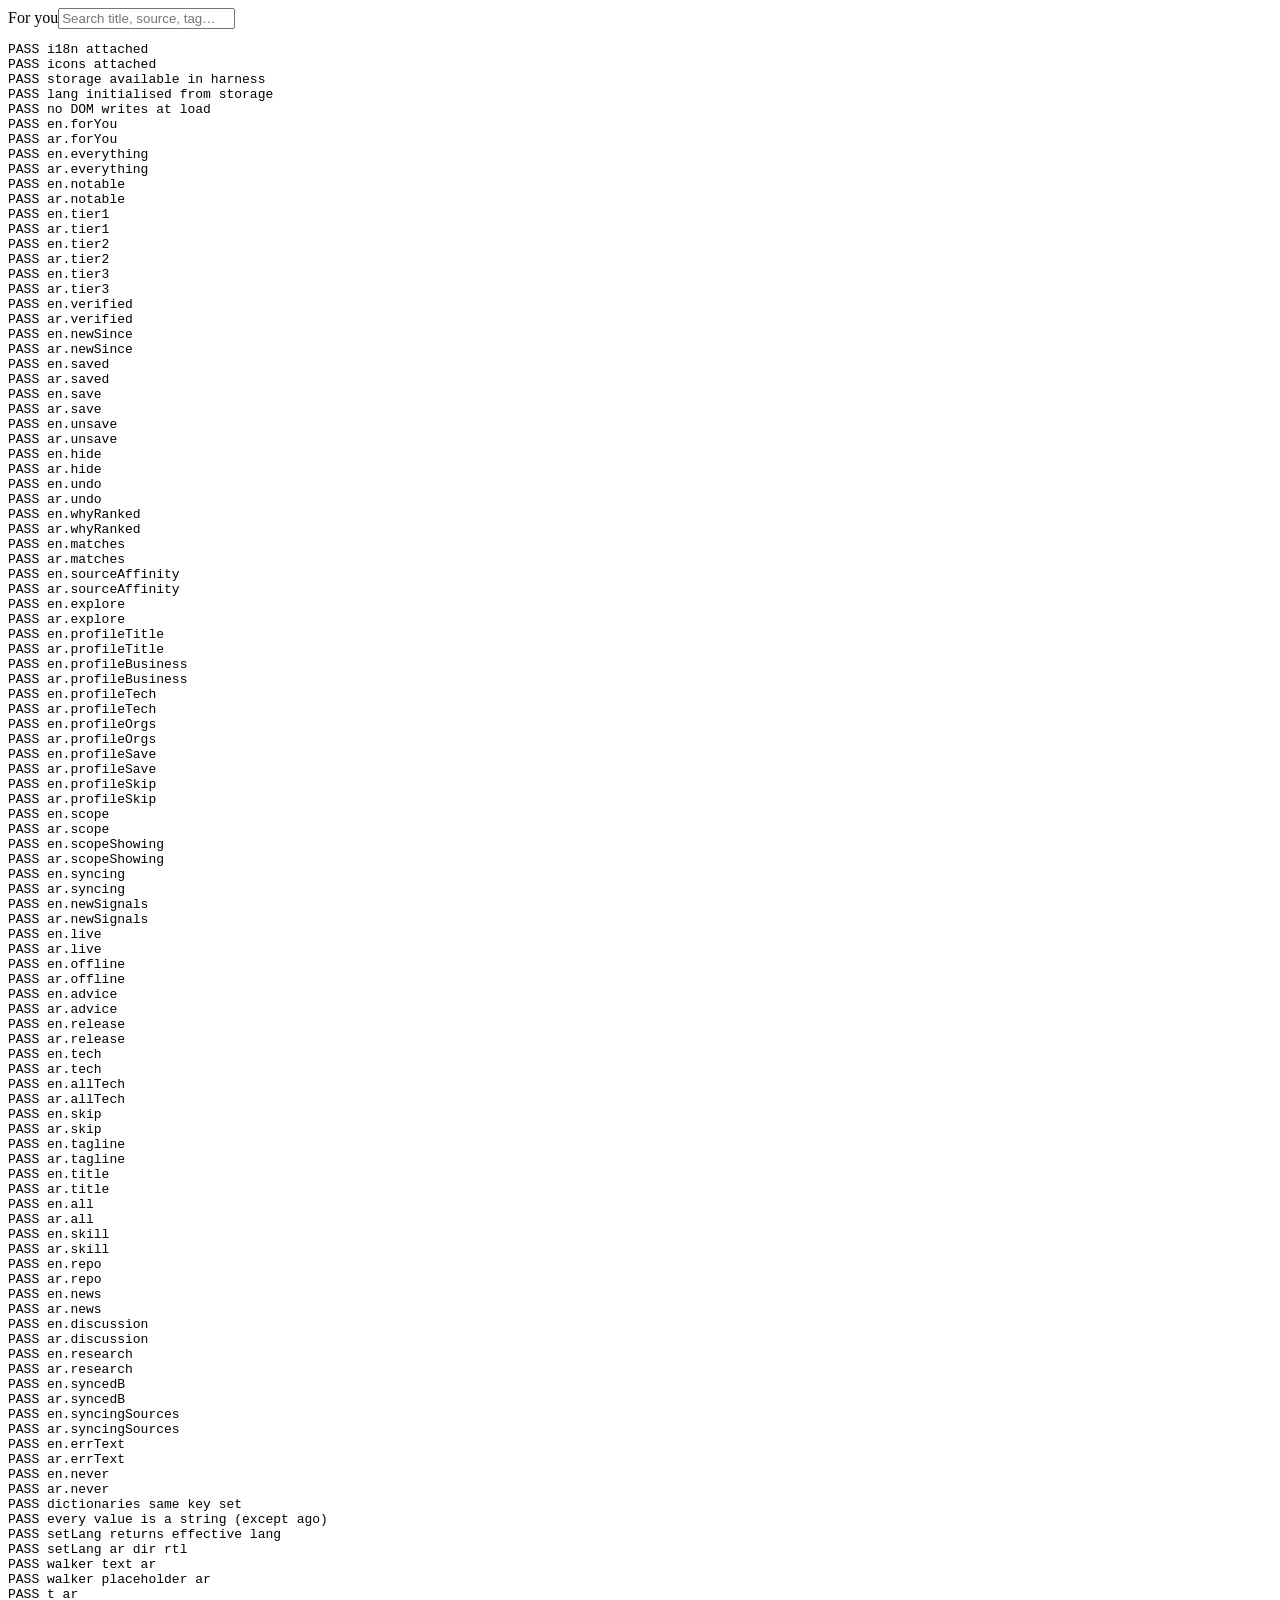
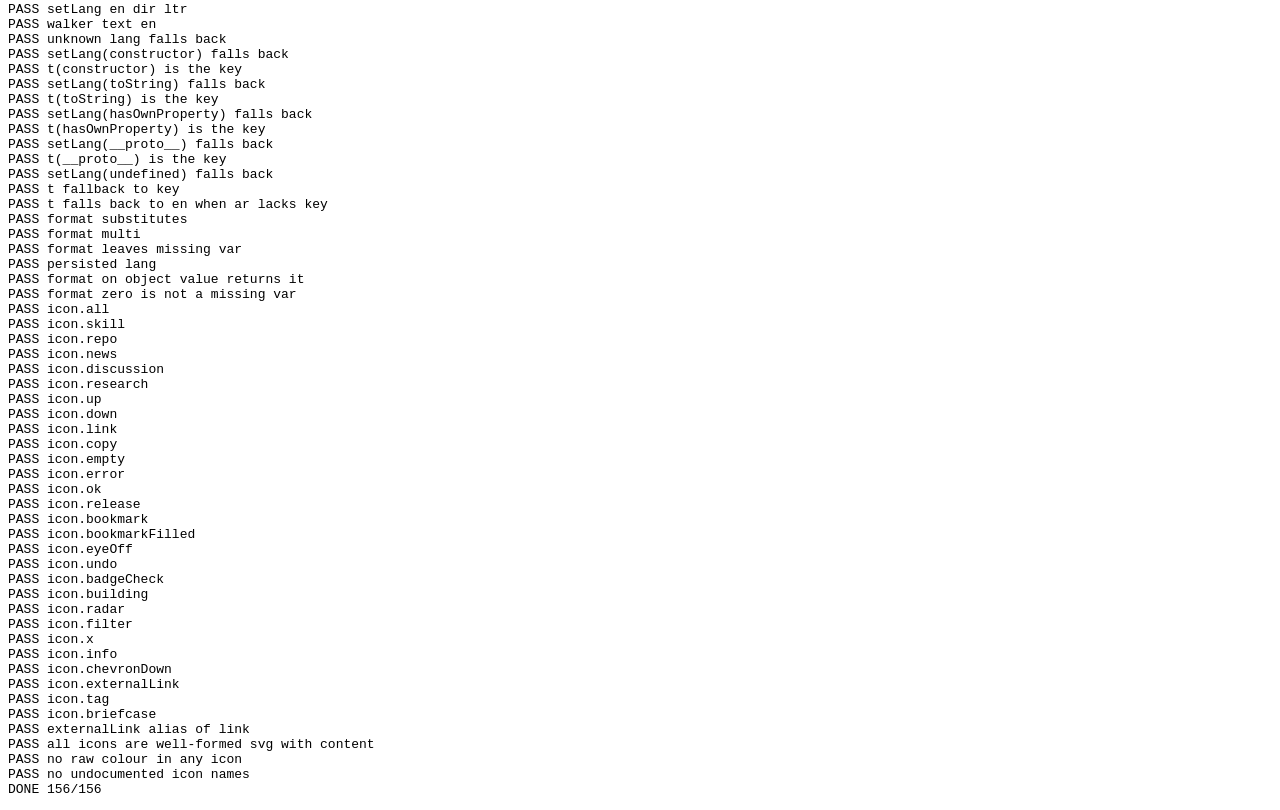
<file: tests/harness/i18n-icons.html>
<!doctype html>
<html lang="en"><head><meta charset="utf-8"><title>harness: i18n + icons</title></head>
<body>
<span data-i18n="forYou"></span><input data-i18n-ph="searchPh">
<pre id="out"></pre>
<script>
  // Seed the stored preference BEFORE i18n.js loads so its init-from-storage
  // path is exercised, not just the default.
  window.__storageOk = false;
  try { localStorage.setItem('radar.lang', 'ar'); window.__storageOk = localStorage.getItem('radar.lang') === 'ar'; } catch (e) {}
</script>
<script src="../../app/js/i18n.js"></script>
<script src="../../app/js/icons.js"></script>
<script>
(function () {
  var out = [], pass = 0, total = 0;
  function ok(name, cond, detail) {
    total++;
    if (cond) { pass++; out.push('PASS ' + name); } else { out.push('FAIL ' + name + ': ' + (detail || '')); }
  }
  var i18n = window.Radar && window.Radar.i18n, icons = window.Radar && window.Radar.icons;
  ok('i18n attached', !!i18n);
  ok('icons attached', !!icons);
  ok('storage available in harness', window.__storageOk === true, 'localStorage must work for the persistence tests to mean anything');
  ok('lang initialised from storage', i18n.lang === 'ar', i18n.lang);
  var html = document.documentElement;
  ok('no DOM writes at load', html.lang === 'en' && html.dir === '' && document.querySelector('[data-i18n]').textContent === '' && document.querySelector('[data-i18n-ph]').placeholder === '',
     'lang=' + html.lang + ' dir=' + html.dir + ' text=' + document.querySelector('[data-i18n]').textContent);

  var keys = ['forYou','everything','notable','tier1','tier2','tier3','verified','newSince','saved','save','unsave','hide','undo','whyRanked','matches','sourceAffinity','explore','profileTitle','profileBusiness','profileTech','profileOrgs','profileSave','profileSkip','scope','scopeShowing','syncing','newSignals','live','offline','advice','release','tech','allTech',
    'skip','tagline','title','all','skill','repo','news','discussion','research','syncedB','syncingSources','errText','never'];
  keys.forEach(function (k) {
    ok('en.' + k, typeof i18n.dict.en[k] === 'string' && i18n.dict.en[k].length > 0);
    ok('ar.' + k, typeof i18n.dict.ar[k] === 'string' && i18n.dict.ar[k].length > 0);
  });
  var enK = Object.keys(i18n.dict.en), arK = Object.keys(i18n.dict.ar);
  var onlyEn = enK.filter(function (k) { return !Object.prototype.hasOwnProperty.call(i18n.dict.ar, k); });
  var onlyAr = arK.filter(function (k) { return !Object.prototype.hasOwnProperty.call(i18n.dict.en, k); });
  ok('dictionaries same key set', onlyEn.length === 0 && onlyAr.length === 0, 'only en: ' + onlyEn.join(',') + ' only ar: ' + onlyAr.join(','));
  var nonString = enK.filter(function (k) { return k !== 'ago' && typeof i18n.dict.en[k] !== 'string'; })
    .concat(arK.filter(function (k) { return k !== 'ago' && typeof i18n.dict.ar[k] !== 'string'; }));
  ok('every value is a string (except ago)', nonString.length === 0, nonString.join(','));

  ok('setLang returns effective lang', i18n.setLang('ar') === 'ar' && i18n.lang === 'ar');
  i18n.setLang('ar');
  ok('setLang ar dir rtl', html.dir === 'rtl' && html.lang === 'ar', html.dir);
  ok('walker text ar', document.querySelector('[data-i18n]').textContent === i18n.dict.ar.forYou);
  ok('walker placeholder ar', document.querySelector('[data-i18n-ph]').placeholder === i18n.dict.ar.searchPh);
  ok('t ar', i18n.t('save') === i18n.dict.ar.save);
  i18n.setLang('en');
  ok('setLang en dir ltr', html.dir === 'ltr' && html.lang === 'en', html.dir);
  ok('walker text en', document.querySelector('[data-i18n]').textContent === 'For you');
  ok('unknown lang falls back', i18n.setLang('xx') === 'en');
  ['constructor', 'toString', 'hasOwnProperty', '__proto__'].forEach(function (p) {
    ok('setLang(' + p + ') falls back', i18n.setLang(p) === 'en' && i18n.lang === 'en', i18n.lang);
    var v = i18n.t(p);
    ok('t(' + p + ') is the key', typeof v === 'string' && v === p, typeof v);
  });
  ok('setLang(undefined) falls back', i18n.setLang(undefined) === 'en');
  ok('t fallback to key', i18n.t('nope.key') === 'nope.key');
  ok('t falls back to en when ar lacks key', (function () {
    var saved = i18n.dict.ar.save; delete i18n.dict.ar.save;
    i18n.lang = 'ar'; var v = i18n.t('save'); i18n.lang = 'en'; i18n.dict.ar.save = saved;
    return v === 'Save';
  })());
  ok('format substitutes', i18n.format('scopeShowing', { n: 5, total: 12 }) === 'showing 5 of 12', i18n.format('scopeShowing', { n: 5, total: 12 }));
  ok('format multi', i18n.format('syncing', { done: 3, total: 27, current: 'HN' }) === 'Syncing 3 of 27 — HN');
  ok('format leaves missing var', i18n.format('matches', {}) === 'matches {list}');
  var persisted = null;
  try { persisted = localStorage.getItem('radar.lang'); } catch (e) {}
  ok('persisted lang', persisted === 'en', String(persisted));
  ok('format on object value returns it', typeof i18n.format('ago', {}) === 'object');
  ok('format zero is not a missing var', i18n.format('newSignals', { n: 0 }) === '0 new signals');

  var want = ['all','skill','repo','news','discussion','research','up','down','link','copy','empty','error','ok','release','bookmark','bookmarkFilled','eyeOff','undo','badgeCheck','building','radar','filter','x','info','chevronDown','externalLink','tag','briefcase'];
  want.forEach(function (n) {
    var s = icons[n];
    ok('icon.' + n, typeof s === 'string' && s.indexOf('<svg') === 0 && s.indexOf('currentColor') !== -1 && s.indexOf('viewBox="0 0 24 24"') !== -1);
  });
  ok('externalLink alias of link', icons.externalLink === icons.link);
  // innerHTML uses the lenient HTML parser and never yields <parsererror>;
  // parse as XML so a malformed tag or unclosed quote actually fails.
  var bad = [];
  want.forEach(function (n) {
    var doc = new DOMParser().parseFromString(icons[n], 'image/svg+xml');
    var root = doc.documentElement;
    if (!root || root.nodeName !== 'svg' || doc.querySelector('parsererror') || root.children.length === 0) bad.push(n);
  });
  ok('all icons are well-formed svg with content', bad.length === 0, bad.join(','));
  var raw = Object.keys(icons).filter(function (n) { return /#[0-9a-f]{3,8}\b|rgba?\(|hsla?\(|\b(?:red|blue|green|black|white|gray|grey|orange|amber)\b/i.test(icons[n]); });
  ok('no raw colour in any icon', raw.length === 0, raw.join(','));
  var extra = Object.keys(icons).filter(function (n) { return want.indexOf(n) === -1; });
  ok('no undocumented icon names', extra.length === 0, extra.join(','));

  out.push('DONE ' + pass + '/' + total);
  document.getElementById('out').textContent = out.join('\n');
})();
</script>
</body></html>
</file>
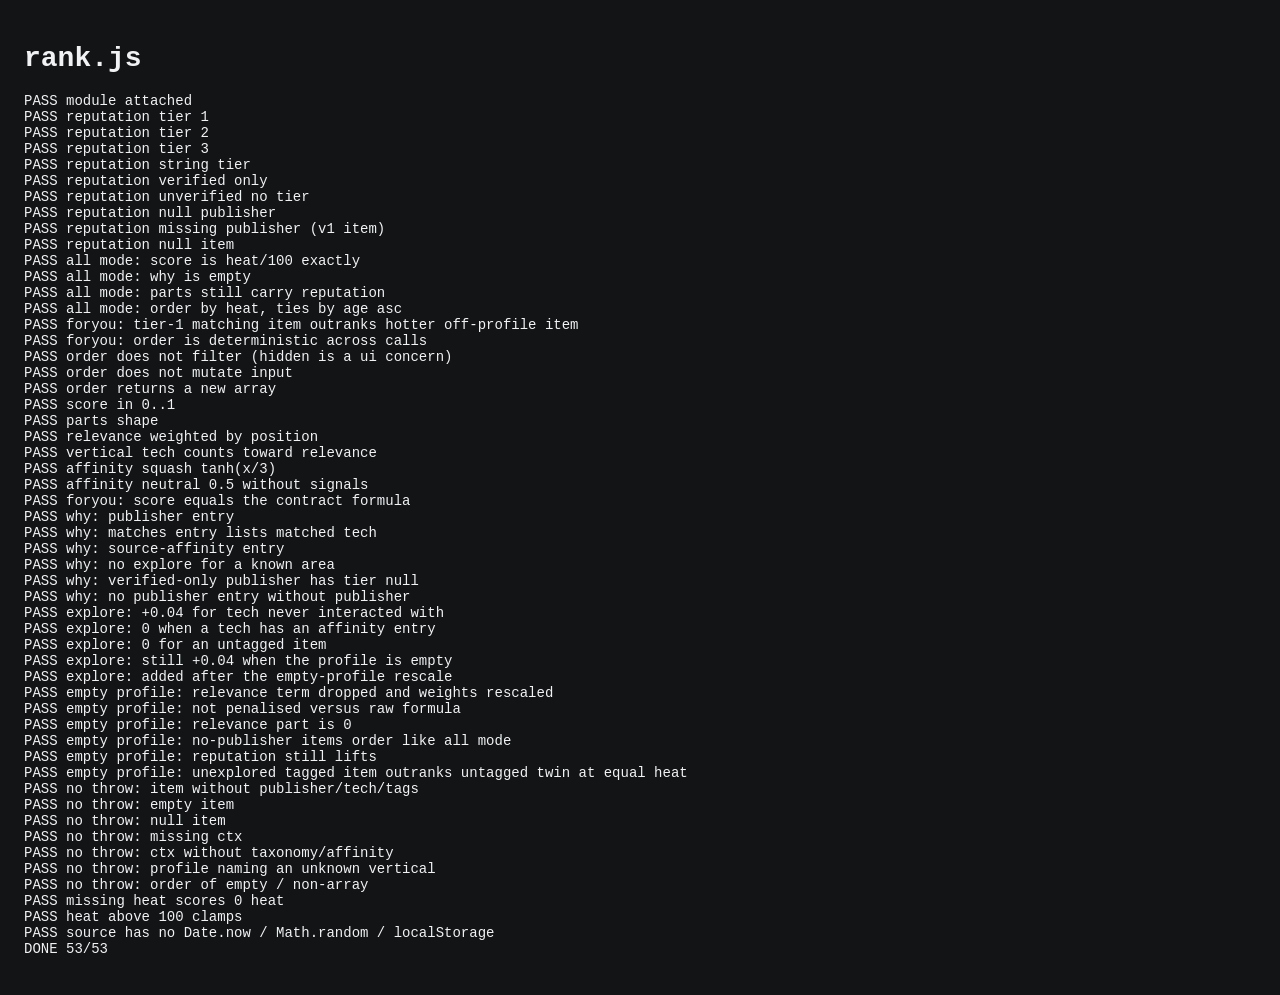
<file: tests/harness/rank.html>
<!doctype html>
<html lang="en">
<head>
<meta charset="utf-8">
<title>harness · rank.js</title>
<link rel="stylesheet" href="../../app/tokens.css">
<style>body{font:14px var(--font-mono);background:var(--background);color:var(--foreground);padding:1rem}</style>
</head>
<body>
<h1>rank.js</h1>
<pre id="out"></pre>
<script src="../../app/js/rank.js"></script>
<script>
(function () {
  'use strict';
  var out = document.getElementById('out');
  var pass = 0, total = 0;
  function log(line) { out.textContent += line + '\n'; }
  function ok(name, cond, detail) {
    total++;
    if (cond) { pass++; log('PASS ' + name); }
    else log('FAIL ' + name + ': ' + (detail || ''));
  }
  function near(a, b) { return Math.abs(a - b) < 1e-9; }
  function ids(arr) { return arr.map(function (i) { return i.id; }).join(','); }

  var rank = window.Radar && window.Radar.rank;
  ok('module attached', !!rank && typeof rank.score === 'function' && typeof rank.order === 'function' && typeof rank.reputationOf === 'function');

  var taxonomy = {
    technologies: [
      { tag: 'mcp', label: 'MCP', keywords: ['mcp'] },
      { tag: 'agents', label: 'Agents', keywords: ['agent'] },
      { tag: 'typescript', label: 'TypeScript', keywords: ['typescript'] },
      { tag: 'rust', label: 'Rust', keywords: ['rust'] },
      { tag: 'vision', label: 'Vision', keywords: ['vision'] }
    ],
    verticals: [
      { id: 'ecommerce', label: 'E-commerce', keywords: ['shop'], technologies_that_matter: [{ tag: 'agents', why: 'support bots' }, { tag: 'vision', why: 'product photos' }] },
      { id: 'fintech', label: 'Fintech', keywords: ['bank'], technologies_that_matter: [{ tag: 'rust', why: 'safety' }] }
    ]
  };

  var items = [
    { id: 'A', sourceId: 'hn', sourceLabel: 'Hacker News', heat: 60, ageDays: 1, tech: ['mcp', 'agents'], tags: ['hn'], publisher: { key: 'cloudflare', name: 'Cloudflare', tier: 1, verified: true } },
    { id: 'B', sourceId: 'gh', sourceLabel: 'GitHub', heat: 60, ageDays: 2, tech: ['mcp'], tags: [], publisher: null },
    { id: 'C', sourceId: 'gh', sourceLabel: 'GitHub', heat: 95, ageDays: 0.5, tech: ['rust'], tags: ['rust'] },
    { id: 'D', sourceId: 'blog', sourceLabel: 'Vendor blog', heat: 40, ageDays: 3, tech: ['vision'], tags: ['cv'], publisher: { key: 'acme', name: 'Acme', tier: 2, verified: false } },
    { id: 'E', heat: 50 },
    { id: 'F', sourceId: 'gh', sourceLabel: 'GitHub', heat: 70, ageDays: null, tech: ['typescript'], tags: ['ts'], publisher: { key: 'x', name: 'X Org', tier: null, verified: true } }
  ];
  var byId = {};
  items.forEach(function (i) { byId[i.id] = i; });

  var profile = { verticals: ['ecommerce'], tech: ['mcp', 'agents'], orgsOnly: false };
  var affinity = { tag: { mcp: 2, rust: -1 }, source: { hn: 3 } };
  var foryou = { mode: 'foryou', profile: profile, affinity: affinity, taxonomy: taxonomy };
  var all = { mode: 'all', profile: profile, affinity: affinity, taxonomy: taxonomy };

  // reputationOf
  ok('reputation tier 1', rank.reputationOf({ publisher: { tier: 1 } }) === 1);
  ok('reputation tier 2', rank.reputationOf({ publisher: { tier: 2 } }) === 0.75);
  ok('reputation tier 3', rank.reputationOf({ publisher: { tier: 3 } }) === 0.5);
  ok('reputation string tier', rank.reputationOf({ publisher: { tier: '1' } }) === 1);
  ok('reputation verified only', rank.reputationOf({ publisher: { verified: true } }) === 0.35);
  ok('reputation unverified no tier', rank.reputationOf({ publisher: { verified: false } }) === 0);
  ok('reputation null publisher', rank.reputationOf({ publisher: null }) === 0);
  ok('reputation missing publisher (v1 item)', rank.reputationOf({ heat: 50 }) === 0);
  ok('reputation null item', rank.reputationOf(null) === 0);

  // mode all
  var allOk = items.every(function (it) { return rank.score(it, all).score === it.heat / 100; });
  ok('all mode: score is heat/100 exactly', allOk);
  var sA = rank.score(byId.A, all);
  ok('all mode: why is empty', Array.isArray(sA.why) && sA.why.length === 0);
  ok('all mode: parts still carry reputation', sA.parts.reputation === 1 && sA.parts.relevance > 0);
  ok('all mode: order by heat, ties by age asc', ids(rank.order(items, all)) === 'C,F,A,B,E,D', ids(rank.order(items, all)));

  // for-you
  var fy = rank.order(items, foryou);
  ok('foryou: tier-1 matching item outranks hotter off-profile item', fy[0].id === 'A' && rank.order(items, all)[0].id === 'C', ids(fy));
  ok('foryou: order is deterministic across calls', ids(rank.order(items, foryou)) === ids(fy));
  ok('order does not filter (hidden is a ui concern)', fy.length === items.length);
  ok('order does not mutate input', items[0].id === 'A' && items[2].id === 'C');
  ok('order returns a new array', fy !== items);

  var a = rank.score(byId.A, foryou);
  ok('score in 0..1', items.every(function (it) { var s = rank.score(it, foryou).score; return s >= 0 && s <= 1; }));
  ok('parts shape', ['heat', 'reputation', 'relevance', 'affinity', 'explore'].every(function (k) { return typeof a.parts[k] === 'number'; }));
  // profile weights: mcp 1, agents max(0.5 chip, 1 vertical) = 1, vision 0.5 -> total 2.5; A hits 2
  ok('relevance weighted by position', near(a.parts.relevance, 0.8), String(a.parts.relevance));
  var d = rank.score(byId.D, foryou);
  ok('vertical tech counts toward relevance', near(d.parts.relevance, 0.2), String(d.parts.relevance));
  // affinity A: mcp 2 + source 3 = 5 -> 0.5 + tanh(5/3)/2
  ok('affinity squash tanh(x/3)', near(a.parts.affinity, 0.5 + Math.tanh(5 / 3) / 2), String(a.parts.affinity));
  ok('affinity neutral 0.5 without signals', rank.score(byId.E, foryou).parts.affinity === 0.5);
  var expected = 0.45 * 0.6 + 0.2 * 1 + 0.2 * 0.8 + 0.15 * a.parts.affinity;
  ok('foryou: score equals the contract formula', near(a.score, expected), a.score + ' vs ' + expected);

  // why
  function find(why, key) { return why.filter(function (w) { return w.key === key; })[0]; }
  var pub = find(a.why, 'publisher');
  ok('why: publisher entry', !!pub && pub.value === 'Cloudflare' && pub.tier === 1, JSON.stringify(a.why));
  var m = find(a.why, 'matches');
  ok('why: matches entry lists matched tech', !!m && m.value.indexOf('mcp') !== -1 && m.value.indexOf('agents') !== -1, JSON.stringify(m));
  var src = find(a.why, 'source-affinity');
  ok('why: source-affinity entry', !!src && src.value === 'Hacker News', JSON.stringify(src));
  ok('why: no explore for a known area', !find(a.why, 'explore'));
  var fv = rank.score(byId.F, foryou);
  ok('why: verified-only publisher has tier null', find(fv.why, 'publisher').tier === null && fv.parts.reputation === 0.35);
  ok('why: no publisher entry without publisher', !find(rank.score(byId.B, foryou).why, 'publisher'));

  // explore
  ok('explore: +0.04 for tech never interacted with', d.parts.explore === 0.04 && !!find(d.why, 'explore'));
  ok('explore: 0 when a tech has an affinity entry', a.parts.explore === 0 && rank.score(byId.C, foryou).parts.explore === 0);
  ok('explore: 0 for an untagged item', rank.score(byId.E, foryou).parts.explore === 0);
  var noProfile = { mode: 'foryou', profile: { verticals: [], tech: [] }, affinity: affinity, taxonomy: taxonomy };
  // contract: the bonus depends on interaction history only, not on the profile
  var d0 = rank.score(byId.D, noProfile);
  ok('explore: still +0.04 when the profile is empty', d0.parts.explore === 0.04 && !!find(d0.why, 'explore'), JSON.stringify(d0));
  ok('explore: added after the empty-profile rescale', near(d0.score, (0.45 * 0.4 + 0.2 * 0.75 + 0.15 * 0.5) / 0.8 + 0.04), String(d0.score));

  // empty profile renormalisation
  var c0 = rank.score(byId.C, noProfile);
  var c0expected = (0.45 * 0.95 + 0.15 * c0.parts.affinity) / 0.8;
  ok('empty profile: relevance term dropped and weights rescaled', near(c0.score, c0expected), c0.score + ' vs ' + c0expected);
  ok('empty profile: not penalised versus raw formula', c0.score > 0.45 * 0.95 + 0.15 * c0.parts.affinity);
  ok('empty profile: relevance part is 0', c0.parts.relevance === 0);
  var plain = { mode: 'foryou', profile: {}, affinity: {}, taxonomy: taxonomy };
  var noPub = [byId.B, byId.C, byId.E];
  ok('empty profile: no-publisher items order like all mode', ids(rank.order(noPub, plain)) === ids(rank.order(noPub, all)), ids(rank.order(noPub, plain)));
  ok('empty profile: reputation still lifts', rank.order([byId.A, byId.C], plain)[0].id === 'A');
  var tagged = { id: 'T', heat: 50, tech: ['vision'] };
  ok('empty profile: unexplored tagged item outranks untagged twin at equal heat', rank.order([byId.E, tagged], plain)[0].id === 'T', ids(rank.order([byId.E, tagged], plain)));

  // robustness
  function noThrow(name, fn) { try { fn(); ok(name, true); } catch (e) { ok(name, false, e.message); } }
  noThrow('no throw: item without publisher/tech/tags', function () { rank.score({ id: 'x', heat: 10 }, foryou); });
  noThrow('no throw: empty item', function () { rank.score({}, foryou); });
  noThrow('no throw: null item', function () { rank.score(null, foryou); });
  noThrow('no throw: missing ctx', function () { rank.score(byId.A); rank.order(items); });
  noThrow('no throw: ctx without taxonomy/affinity', function () { rank.score(byId.A, { mode: 'foryou', profile: profile }); });
  noThrow('no throw: profile naming an unknown vertical', function () { rank.score(byId.A, { mode: 'foryou', profile: { verticals: ['nope'], tech: [] }, taxonomy: taxonomy }); });
  noThrow('no throw: order of empty / non-array', function () { rank.order([], foryou); rank.order(null, foryou); });
  ok('missing heat scores 0 heat', rank.score({}, all).score === 0);
  ok('heat above 100 clamps', rank.score({ heat: 140 }, all).score === 1);

  // determinism: the source may not consult the clock, randomness or storage
  fetch('../../app/js/rank.js').then(function (r) { return r.text(); }).then(function (src) {
    ok('source has no Date.now / Math.random / localStorage', src.indexOf('Date.now') === -1 && src.indexOf('Math.random') === -1 && src.indexOf('localStorage') === -1);
  }).catch(function (e) { ok('source fetched', false, e.message); }).then(function () {
    log('DONE ' + pass + '/' + total);
  });
})();
</script>
</body>
</html>
</file>
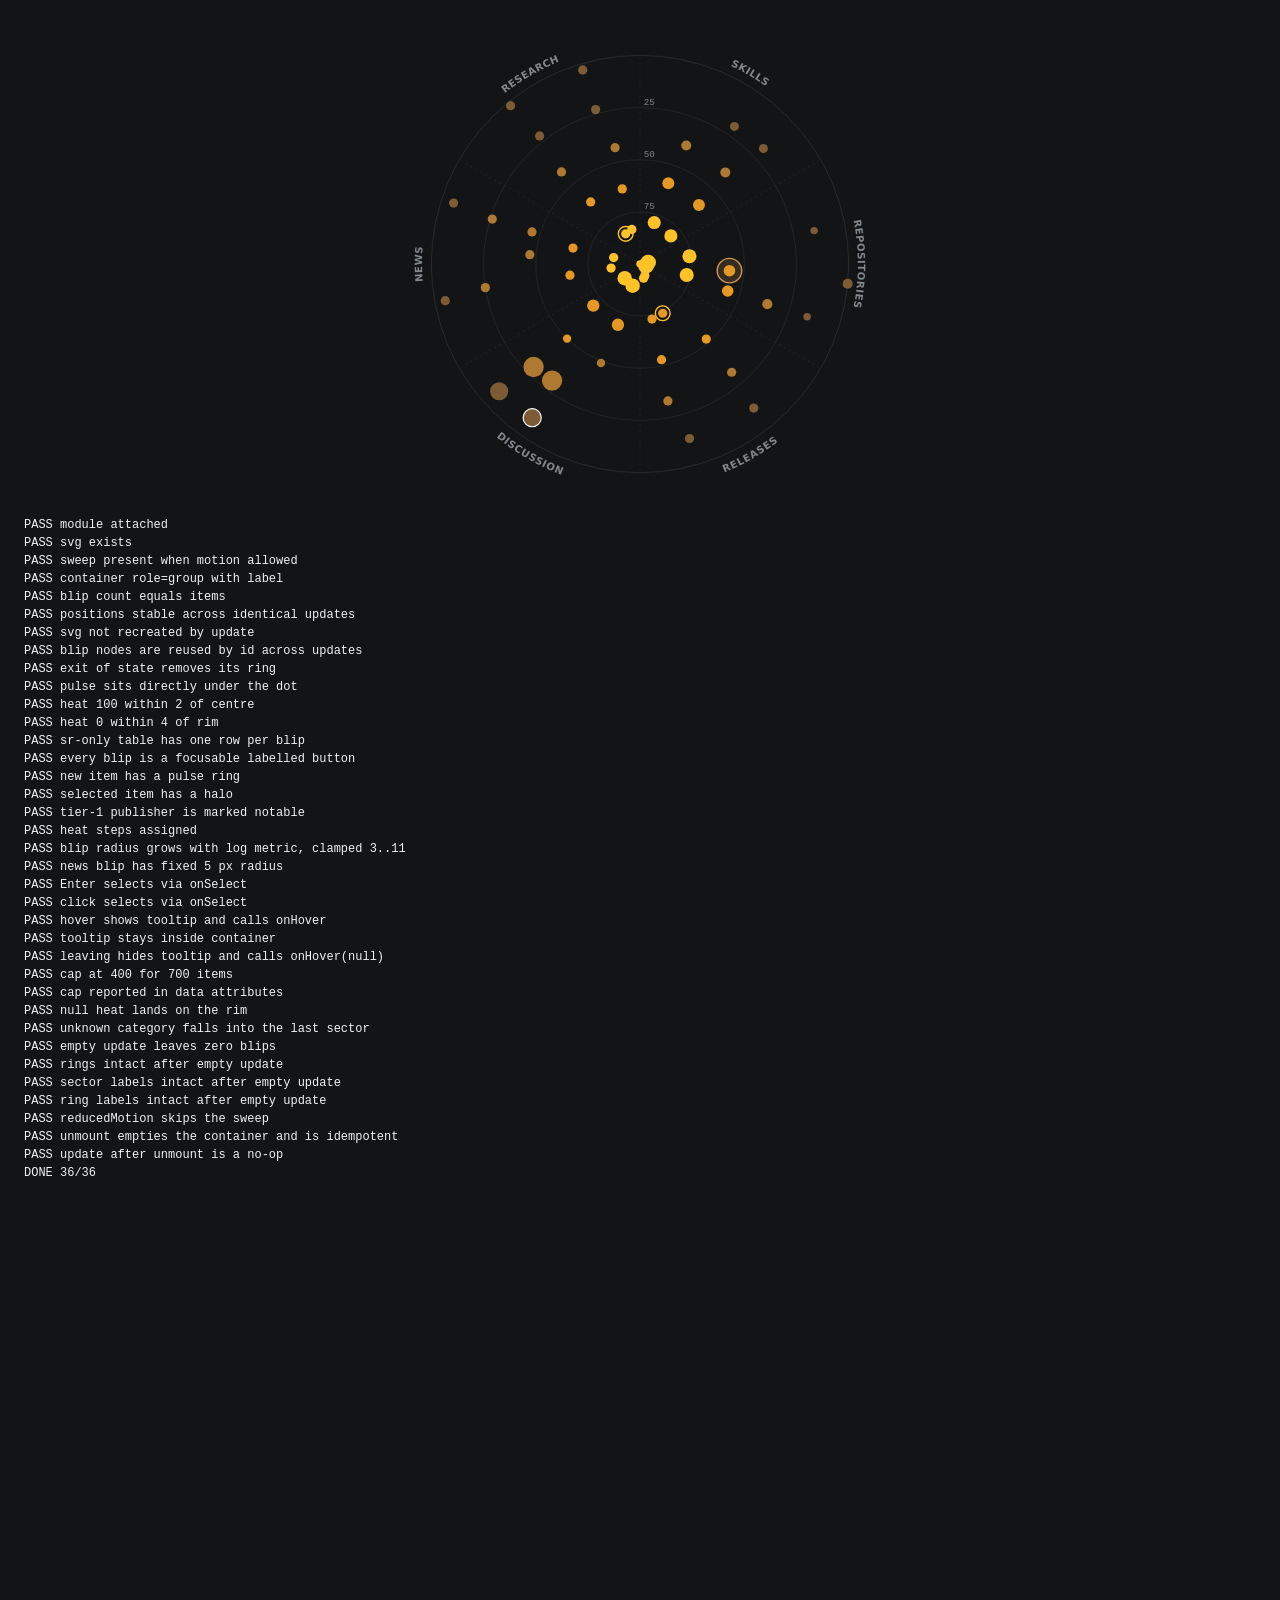
<file: tests/harness/scope.html>
<!doctype html>
<html lang="en">
<head>
<meta charset="utf-8">
<title>harness: scope</title>
<link rel="stylesheet" href="../../app/tokens.css">
<style>
  /* --heat-* are owned by tokens.css once the integrator adds them; the harness
     carries the proposed values so the page renders before that lands. */
  :root { --heat-1: oklch(50% 0.07 70); --heat-2: oklch(62% 0.11 70); --heat-3: oklch(74% 0.15 70); --heat-4: oklch(86% 0.17 80); }
  html.light { --heat-1: oklch(84% 0.09 82); --heat-2: oklch(72% 0.14 72); --heat-3: oklch(60% 0.15 62); --heat-4: oklch(48% 0.14 52); }
  body { margin: 0; padding: 24px; background: var(--background); color: var(--foreground); font-family: var(--font-sans); }
  .sr-only { position: absolute; width: 1px; height: 1px; padding: 0; margin: -1px; overflow: hidden; clip: rect(0 0 0 0); white-space: nowrap; border: 0; }
  #host { width: 480px; height: 480px; }
  pre { font: 12px/1.5 var(--font-mono); }

  /* ── css_needed (verbatim copy of what goes into app.css) ── */
  .scope { position: relative; inline-size: 100%; max-inline-size: 520px; min-inline-size: 260px; aspect-ratio: 1; margin-inline: auto; }
  .scope__svg { display: block; inline-size: 100%; block-size: 100%; overflow: visible; }
  .scope__ring { fill: none; stroke: var(--border); stroke-width: 1; }
  .scope__ring--rim { stroke: var(--input); }
  .scope__divider { stroke: var(--border); stroke-width: 1; stroke-dasharray: 2 4; }
  .scope__ring-label { fill: var(--muted-foreground); font: 500 10px var(--font-mono); }
  .scope__sector { fill: var(--muted-foreground); font: 600 11px var(--font-sans); letter-spacing: 0.04em; text-transform: uppercase; }
  .scope__blip { cursor: pointer; outline: none; }
  .scope__dot { fill: var(--heat-1); stroke: none; transition: r var(--duration) ease-out; }
  .scope__blip[data-step="2"] .scope__dot { fill: var(--heat-2); }
  .scope__blip[data-step="3"] .scope__dot { fill: var(--heat-3); }
  .scope__blip[data-step="4"] .scope__dot { fill: var(--heat-4); }
  .scope__blip--notable .scope__dot { stroke: var(--mono); stroke-width: 1.25; }
  .scope__blip:hover .scope__dot, .scope__blip:focus-visible .scope__dot { stroke: var(--foreground); stroke-width: 1.5; }
  .scope__blip:focus-visible .scope__dot { stroke: var(--ring); stroke-width: 2; }
  .scope__halo { fill: var(--primary); fill-opacity: 0.18; stroke: var(--primary); stroke-width: 1.5; }
  .scope__pulse { fill: none; stroke: var(--heat-4); stroke-width: 1.5; transform-box: fill-box; transform-origin: center; animation: scope-pulse 1.8s ease-out infinite; }
  .scope--still .scope__pulse { animation: none; opacity: 0.7; }
  @keyframes scope-pulse { 0% { transform: scale(0.7); opacity: 0.9; } 100% { transform: scale(1.8); opacity: 0; } }
  .scope__sweep { transform-box: view-box; transform-origin: 50% 50%; animation: scope-sweep 3s linear 1 forwards; pointer-events: none; }
  .scope__sweep-fill { fill: var(--primary); fill-opacity: 0.14; }
  .scope__sweep-edge { stroke: var(--primary); stroke-width: 1.5; stroke-linecap: round; }
  @keyframes scope-sweep { 0% { transform: rotate(0deg); opacity: 1; } 85% { opacity: 1; } 100% { transform: rotate(360deg); opacity: 0; } }
  .scope__tip { position: absolute; inset-inline-start: 0; inset-block-start: 0; max-inline-size: 260px; padding: 8px 10px; border: 1px solid var(--border); border-radius: var(--radius); background: var(--popover); color: var(--popover-foreground); box-shadow: var(--shadow-md); font-size: 12px; line-height: 1.35; pointer-events: none; z-index: 2; }
  .scope__tip-title { font-weight: 600; overflow: hidden; display: -webkit-box; -webkit-line-clamp: 2; -webkit-box-orient: vertical; }
  .scope__tip-meta { color: var(--muted-foreground); margin-block-start: 2px; }
  .scope__tip-stats { color: var(--primary); font-family: var(--font-mono); margin-block-start: 4px; }
</style>
</head>
<body>
<div id="host"></div>
<pre id="out"></pre>
<script src="../../app/js/scope.js"></script>
<script>
(function () {
  'use strict';
  var out = document.getElementById('out');
  var pass = 0, total = 0;
  function ok(name, cond, detail) {
    total++;
    if (cond) { pass++; out.textContent += 'PA' + 'SS ' + name + '\n'; }
    else out.textContent += 'FA' + 'IL ' + name + ': ' + (detail || '') + '\n';
  }
  function done() { out.textContent += 'DO' + 'NE ' + pass + '/' + total + '\n'; }

  var CATS = ['skill', 'repo', 'release', 'discussion', 'news', 'research'];
  var LABELS = { skill: 'Skills', repo: 'Repositories', release: 'Releases', discussion: 'Discussion', news: 'News', research: 'Research' };

  function make(n) {
    var items = [];
    for (var i = 0; i < n; i++) {
      var cat = CATS[i % CATS.length];
      items.push({
        id: 'id-' + i, category: cat, title: 'Item ' + i, url: 'https://example.test/' + i,
        sourceId: 's' + (i % 4), sourceLabel: 'Source ' + (i % 4),
        metric: [12, 480, 3200, 91000, 700000][i % 5], metricLabel: 'stars',
        heat: (i * 37) % 101,
        publisher: i === 3 ? { key: 'acme', name: 'Acme', tier: 1, verified: true } : null
      });
    }
    // fixed anchors for the geometry checks
    items[0].heat = 100;
    items[1].heat = 0;
    return items;
  }

  var host = document.getElementById('host');
  var selected = null, hovered = 'unset';
  var S = window.Radar && window.Radar.scope;
  ok('module attached', !!S && typeof S.mount === 'function' && typeof S.update === 'function');

  S.mount(host, {
    labels: LABELS, reducedMotion: false,
    onSelect: function (it) { selected = it; },
    onHover: function (it) { hovered = it; }
  });

  var svg = host.querySelector('svg');
  ok('svg exists', !!svg);
  ok('sweep present when motion allowed', !!host.querySelector('.scope__sweep'));
  // role=group, never img: img makes children presentational and would hide the blips and table from AT
  ok('container role=group with label', host.getAttribute('role') === 'group' && !!host.getAttribute('aria-label'));

  var items = make(60);
  S.update(items, { newIds: ['id-2', 'id-5'], selectedId: 'id-7' });

  function blips() { return host.querySelectorAll('.scope__blip'); }
  function dotOf(id) { return host.querySelector('.scope__blip[data-id="' + id + '"] .scope__dot'); }
  function pos(id) { var d = dotOf(id); return [d.getAttribute('cx'), d.getAttribute('cy')].join(','); }

  ok('blip count equals items', blips().length === 60, String(blips().length));

  var before = {}, node7 = host.querySelector('.scope__blip[data-id="id-7"]');
  items.forEach(function (it) { before[it.id] = pos(it.id); });
  S.update(items, { newIds: ['id-2', 'id-5'], selectedId: 'id-7' });
  var same = items.every(function (it) { return before[it.id] === pos(it.id); });
  ok('positions stable across identical updates', same);
  ok('svg not recreated by update', host.querySelector('svg') === svg);
  ok('blip nodes are reused by id across updates', host.querySelector('.scope__blip[data-id="id-7"]') === node7);

  // state flip: id-7 stops being selected and becomes new; id-2 the reverse
  S.update(items, { newIds: ['id-7'], selectedId: 'id-2' });
  var g7k = host.querySelector('.scope__blip[data-id="id-7"]'), g2k = host.querySelector('.scope__blip[data-id="id-2"]');
  ok('exit of state removes its ring', !g7k.querySelector('.scope__halo') && g7k.querySelector('.scope__pulse') &&
    !g2k.querySelector('.scope__pulse') && g2k.querySelector('.scope__halo'));
  ok('pulse sits directly under the dot', g7k.querySelector('.scope__pulse').nextSibling === g7k.querySelector('.scope__dot'));
  S.update(items, { newIds: ['id-2', 'id-5'], selectedId: 'id-7' });

  var vb = svg.getAttribute('viewBox').split(' ').map(Number);
  var cx = vb[2] / 2, cy = vb[3] / 2;
  var rim = Number(host.querySelector('.scope__ring[data-heat="0"]').getAttribute('r'));
  function dist(id) {
    var d = dotOf(id);
    return Math.hypot(Number(d.getAttribute('cx')) - cx, Number(d.getAttribute('cy')) - cy);
  }
  ok('heat 100 within 2 of centre', dist('id-0') <= 2, dist('id-0').toFixed(2));
  ok('heat 0 within 4 of rim', Math.abs(dist('id-1') - rim) <= 4, (dist('id-1') - rim).toFixed(2));

  var rows = host.querySelectorAll('table.sr-only tbody tr');
  ok('sr-only table has one row per blip', rows.length === blips().length, rows.length + ' vs ' + blips().length);

  var tabs = Array.prototype.every.call(blips(), function (g) {
    return (g.getAttribute('tabindex') === '0' || g.getAttribute('tabindex') === '-1') && g.getAttribute('role') === 'button' && !!g.getAttribute('aria-label');
  });
  ok('every blip is a focusable labelled button', tabs);

  ok('new item has a pulse ring', !!host.querySelector('.scope__blip[data-id="id-2"] .scope__pulse'));
  ok('selected item has a halo', !!host.querySelector('.scope__blip[data-id="id-7"] .scope__halo'));
  ok('tier-1 publisher is marked notable', host.querySelector('.scope__blip[data-id="id-3"]').classList.contains('scope__blip--notable'));
  ok('heat steps assigned', dotOf('id-0').parentNode.getAttribute('data-step') === '4' && dotOf('id-1').parentNode.getAttribute('data-step') === '1');

  var big = dotOf('id-24'), small = dotOf('id-0');   // both skills: metric 700000 vs 12
  var rb = Number(big.getAttribute('r')), rs = Number(small.getAttribute('r'));
  ok('blip radius grows with log metric, clamped 3..11', rb > rs && rs >= 3 && rb <= 11, rb + ' / ' + rs);
  ok('news blip has fixed 5 px radius', Number(dotOf('id-4').getAttribute('r')) === 5 && Number(dotOf('id-10').getAttribute('r')) === 5);

  var g7 = host.querySelector('.scope__blip[data-id="id-7"]');
  g7.dispatchEvent(new KeyboardEvent('keydown', { key: 'Enter', bubbles: true }));
  ok('Enter selects via onSelect', selected && selected.id === 'id-7');
  selected = null;
  g7.dispatchEvent(new MouseEvent('click', { bubbles: true }));
  ok('click selects via onSelect', selected && selected.id === 'id-7');

  g7.dispatchEvent(new MouseEvent('mouseover', { bubbles: true }));
  var tip = host.querySelector('.scope__tip');
  ok('hover shows tooltip and calls onHover', !tip.hidden && hovered && hovered.id === 'id-7' && tip.textContent.indexOf('Item 7') === 0);
  var hb = host.getBoundingClientRect(), tb = tip.getBoundingClientRect();
  ok('tooltip stays inside container', tb.left >= hb.left && tb.right <= hb.right && tb.top >= hb.top && tb.bottom <= hb.bottom);
  g7.dispatchEvent(new MouseEvent('mouseout', { bubbles: true, relatedTarget: document.body }));
  ok('leaving hides tooltip and calls onHover(null)', tip.hidden && hovered === null);

  S.update(make(700), {});
  ok('cap at 400 for 700 items', blips().length === 400, String(blips().length));
  ok('cap reported in data attributes', host.getAttribute('data-showing') === '400' && host.getAttribute('data-total') === '700' && host.getAttribute('data-capped') === 'true');

  // edge inputs the integrator is told about: null heat sits on the rim, unknown category lands in the last sector
  S.update([{ id: 'x-null', category: 'news', title: 'n', heat: null, metric: null },
            { id: 'x-cat', category: 'mystery', title: 'm', heat: 50, metric: 1 }], {});
  ok('null heat lands on the rim', Math.abs(dist('x-null') - rim) <= 4 && Number(dotOf('x-null').getAttribute('r')) === 5);
  var dx = dotOf('x-cat');
  ok('unknown category falls into the last sector', Number(dx.getAttribute('cx')) < cx && Number(dx.getAttribute('cy')) < cy);

  S.update([], {});
  ok('empty update leaves zero blips', blips().length === 0);
  ok('rings intact after empty update', host.querySelectorAll('.scope__ring').length === 4);
  ok('sector labels intact after empty update', host.querySelectorAll('.scope__sector').length === 6 &&
    host.querySelector('.scope__sector[data-cat="repo"]').textContent === 'Repositories');
  ok('ring labels intact after empty update', host.querySelectorAll('.scope__ring-label').length === 3);

  // reduced motion: no sweep, still class set
  var host2 = document.createElement('div');
  host2.style.width = '300px'; host2.style.height = '300px';
  document.body.appendChild(host2);
  S.mount(host2, { labels: LABELS, reducedMotion: true });
  ok('reducedMotion skips the sweep', !host2.querySelector('.scope__sweep') && host2.classList.contains('scope--still'));
  S.unmount();
  S.unmount();
  ok('unmount empties the container and is idempotent', host2.childNodes.length === 0 && !host2.classList.contains('scope'));
  S.update(make(3), {});
  ok('update after unmount is a no-op', host2.childNodes.length === 0);
  document.body.removeChild(host2);

  done();

  // leave the scope populated so the harness page doubles as a visual check
  S.mount(host, { labels: LABELS, reducedMotion: false });
  S.update(make(60), { newIds: ['id-2', 'id-5'], selectedId: 'id-7' });
})();
</script>
</body>
</html>
</file>
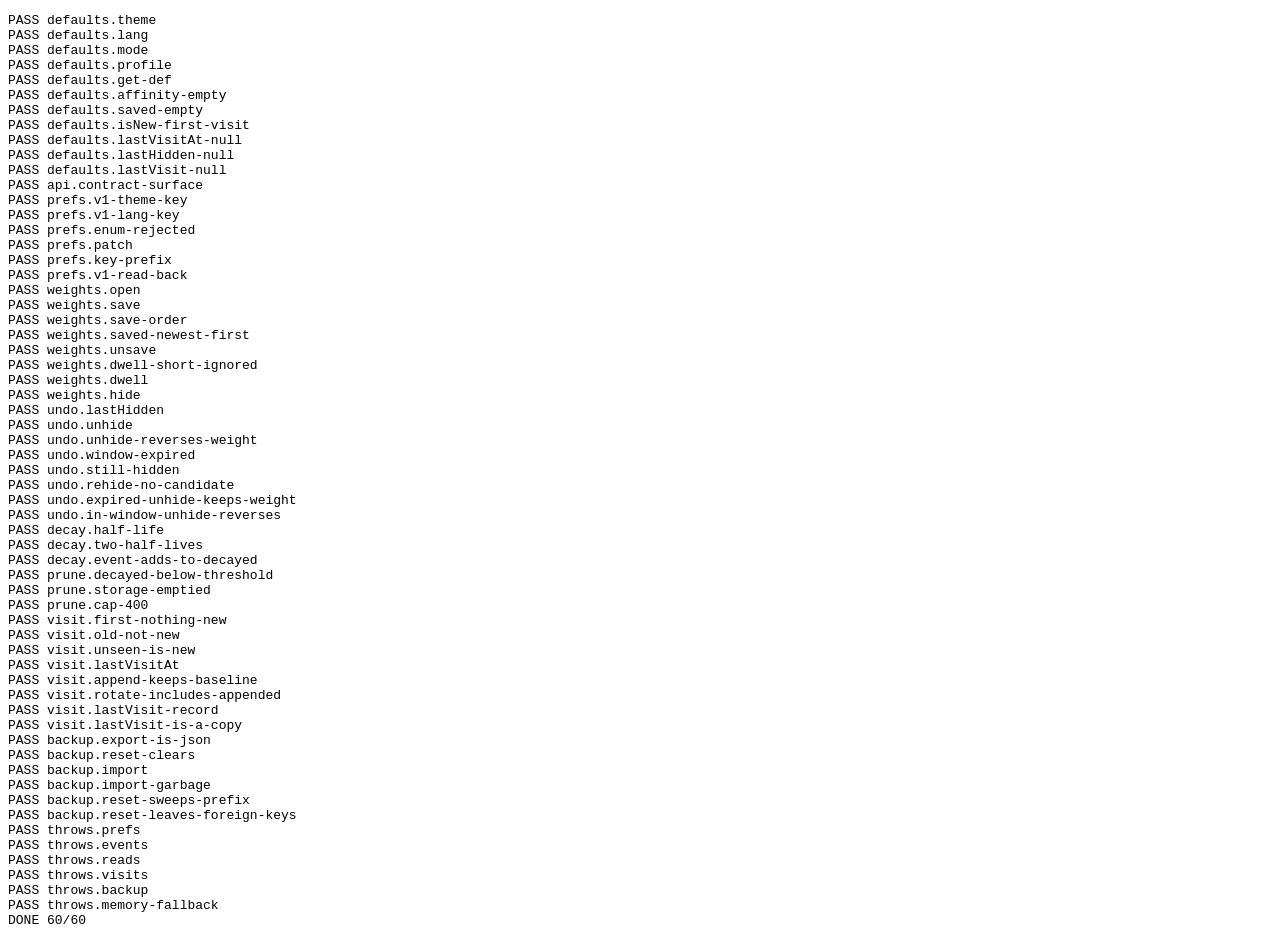
<file: tests/harness/store.html>
<!doctype html>
<html lang="en">
<head>
<meta charset="utf-8">
<title>harness: store.js</title>
</head>
<body>
<pre id="out"></pre>
<script src="../../app/js/store.js"></script>
<script>
(function () {
  'use strict';
  var out = document.getElementById('out');
  var pass = 0, total = 0;
  function log(line) { out.textContent += line + '\n'; }
  function ok(name, cond, detail) {
    total++;
    if (cond) { pass++; log('PASS ' + name); }
    else log('FAIL ' + name + ': ' + (detail || ''));
  }
  function near(a, b, eps) { return Math.abs(a - b) <= (eps || 1e-6); }
  function noThrow(name, fn) {
    try { fn(); ok(name, true); } catch (e) { ok(name, false, e && e.message); }
  }

  var S = window.Radar.store;
  var DAY = 24 * 3600 * 1000;
  var clock = 1000000000000;
  S._now = function () { return clock; };

  function fresh() {
    try { localStorage.clear(); } catch (e) {}
    S.reset();
  }

  var item = { id: 'i1', sourceId: 'hn-ai-agents', tech: ['mcp', 'agents'], tags: ['hn'] };
  var item2 = { id: 'i2', sourceId: 'gh-mcp-servers', tech: ['typescript'], tags: ['mcp-server'] };

  // A thrown exception must surface as a FAIL line, never as a silent truncation.
  try {

  // ── defaults ────────────────────────────────────────────────────────────
  fresh();
  var p = S.prefs();
  ok('defaults.theme', p.theme === 'dark');
  ok('defaults.lang', p.lang === 'en');
  ok('defaults.mode', p.mode === 'foryou');
  ok('defaults.profile', JSON.stringify(p.profile) === JSON.stringify({ verticals: [], tech: [], orgsOnly: false }));
  ok('defaults.get-def', S.get('nothing', 42) === 42);
  ok('defaults.affinity-empty', Object.keys(S.affinity().tag).length === 0 && Object.keys(S.affinity().source).length === 0);
  ok('defaults.saved-empty', S.saved().length === 0 && S.hidden().length === 0);
  ok('defaults.isNew-first-visit', S.isNew('x') === false);
  ok('defaults.lastVisitAt-null', S.lastVisitAt() === null);
  ok('defaults.lastHidden-null', S.lastHidden() === null);
  ok('defaults.lastVisit-null', S.lastVisit() === null);
  // The names ARCHITECTURE.md lists for Radar.store must all exist as functions.
  ok('api.contract-surface', ['prefs', 'get', 'set', 'open', 'save', 'hide', 'dwell', 'affinity', 'saved',
    'isSaved', 'isHidden', 'isNew', 'markVisit', 'lastVisit'].every(function (k) { return typeof S[k] === 'function'; }));

  // ── prefs + v1 keys ─────────────────────────────────────────────────────
  S.set('theme', 'light');
  S.set('lang', 'ar');
  ok('prefs.v1-theme-key', localStorage.getItem('radar.theme') === 'light');
  ok('prefs.v1-lang-key', localStorage.getItem('radar.lang') === 'ar');
  S.set('theme', 'blue');
  ok('prefs.enum-rejected', S.get('theme') === 'light');
  S.prefs({ mode: 'all', profile: { verticals: ['fintech'], tech: ['mcp'], orgsOnly: 1 } });
  ok('prefs.patch', S.get('mode') === 'all' && S.get('profile').orgsOnly === true && S.get('profile').tech[0] === 'mcp');
  ok('prefs.key-prefix', Object.keys(localStorage).every(function (k) { return k.indexOf('radar.') === 0; }));

  // v1 wrote raw strings; a fresh module instance must read them back.
  fresh();
  localStorage.setItem('radar.theme', 'light');
  localStorage.setItem('radar.lang', 'ar');
  ok('prefs.v1-read-back', S.get('theme') === 'light' && S.get('lang') === 'ar');

  // ── weights ─────────────────────────────────────────────────────────────
  fresh();
  S.open(item);
  var a = S.affinity();
  ok('weights.open', near(a.tag.mcp, 1) && near(a.tag.agents, 1) && near(a.tag.hn, 1) && near(a.source['hn-ai-agents'], 1));
  S.save(item);
  a = S.affinity();
  ok('weights.save', near(a.tag.mcp, 3) && near(a.source['hn-ai-agents'], 3));
  ok('weights.save-order', S.isSaved('i1') && S.saved()[0] === 'i1');
  S.save(item2);
  ok('weights.saved-newest-first', S.saved()[0] === 'i2' && S.saved()[1] === 'i1');
  S.unsave(item);
  ok('weights.unsave', !S.isSaved('i1') && near(S.affinity().tag.mcp, 1));
  S.dwell(item, 3);
  ok('weights.dwell-short-ignored', near(S.affinity().tag.mcp, 1));
  S.dwell(item, 9);
  ok('weights.dwell', near(S.affinity().tag.mcp, 1.5));
  var item3 = { id: 'i3', sourceId: 'arxiv-cs-ai', tech: ['rust'], tags: ['paper'] };
  S.hide(item3);
  ok('weights.hide', S.isHidden('i3') && near(S.affinity().tag.rust, -2) && near(S.affinity().source['arxiv-cs-ai'], -2));

  // ── undo hide ───────────────────────────────────────────────────────────
  var lh = S.lastHidden();
  ok('undo.lastHidden', lh && lh.id === 'i3');
  S.unhide('i3');
  ok('undo.unhide', !S.isHidden('i3') && S.lastHidden() === null);
  ok('undo.unhide-reverses-weight', !('rust' in S.affinity().tag));
  S.hide(item3);
  clock += 11000;
  ok('undo.window-expired', S.lastHidden() === null);
  ok('undo.still-hidden', S.isHidden('i3'));
  // Hiding an already-hidden item is a no-op and must not arm undo.
  S.hide(item3);
  ok('undo.rehide-no-candidate', S.lastHidden() === null && near(S.affinity().tag.rust, -2, 1e-3));
  // An unhide after the window is a list edit: the committed -2.0 stays.
  S.hide({ id: 'i4', sourceId: 'src4', tech: ['go'], tags: [] });
  clock += 11000;
  S.unhide('i4');
  ok('undo.expired-unhide-keeps-weight', !S.isHidden('i4') && near(S.affinity().tag.go, -2, 1e-3));
  // Within the window, unhide without a prior lastHidden() poll still reverses.
  S.hide({ id: 'i5', sourceId: 'src5', tech: ['zig'], tags: [] });
  clock += 5000;
  S.unhide('i5');
  ok('undo.in-window-unhide-reverses', !S.isHidden('i5') && !('zig' in S.affinity().tag));

  // ── decay ───────────────────────────────────────────────────────────────
  fresh();
  S.open(item);
  clock += 14 * DAY;
  a = S.affinity();
  ok('decay.half-life', near(a.tag.mcp, 0.5, 1e-9), String(a.tag.mcp));
  clock += 14 * DAY;
  ok('decay.two-half-lives', near(S.affinity().tag.mcp, 0.25, 1e-9));
  S.open(item);
  ok('decay.event-adds-to-decayed', near(S.affinity().tag.mcp, 1.25, 1e-9));

  // ── prune ───────────────────────────────────────────────────────────────
  fresh();
  S.open(item);
  clock += 5 * 14 * DAY; // 1 / 32 ≈ 0.031 < 0.05
  a = S.affinity();
  ok('prune.decayed-below-threshold', !('mcp' in a.tag) && !('hn-ai-agents' in a.source));
  ok('prune.storage-emptied', (function () {
    var raw = JSON.parse(localStorage.getItem('radar.affinity') || '{}');
    return Object.keys(raw.tag || {}).length === 0;
  })());

  fresh();
  var big = [];
  for (var i = 0; i < 450; i++) big.push('t' + i);
  // 450 tags plus one source: the cap drops the weakest to 400 total.
  S.open({ id: 'x', sourceId: 'src', tech: big, tags: [] });
  a = S.affinity();
  var count = Object.keys(a.tag).length + Object.keys(a.source).length;
  ok('prune.cap-400', count === 400, String(count));

  // ── visits ──────────────────────────────────────────────────────────────
  fresh();
  S.markVisit(['a', 'b']);
  ok('visit.first-nothing-new', !S.isNew('a') && !S.isNew('c'));
  clock += DAY;
  S.markVisit(['b', 'c']);
  ok('visit.old-not-new', !S.isNew('a') && !S.isNew('b'));
  ok('visit.unseen-is-new', S.isNew('c') && S.isNew('zzz'));
  ok('visit.lastVisitAt', S.lastVisitAt() === clock - DAY);
  S.markVisit(['d'], true);
  ok('visit.append-keeps-baseline', S.isNew('d') && !S.isNew('a'));
  S.markVisit(['e']);
  ok('visit.rotate-includes-appended', !S.isNew('d') && !S.isNew('c') && S.isNew('a'));
  var lv = S.lastVisit();
  ok('visit.lastVisit-record', !!lv && lv.ids.join(',') === 'b,c,d' && lv.at === clock && S.lastVisitAt() === clock);
  lv.ids.push('tampered');
  ok('visit.lastVisit-is-a-copy', S.lastVisit().ids.length === 3);

  // ── export / import / reset ─────────────────────────────────────────────
  fresh();
  S.set('theme', 'light');
  S.save(item);
  S.markVisit(['a']);
  var dump = S['export']();
  ok('backup.export-is-json', typeof dump === 'string' && JSON.parse(dump).data.saved[0] === 'i1');
  fresh();
  ok('backup.reset-clears', S.get('theme') === 'dark' && S.saved().length === 0 && localStorage.getItem('radar.saved') === null);
  ok('backup.import', S['import'](dump) === true && S.get('theme') === 'light' && S.isSaved('i1') && near(S.affinity().tag.mcp, 2));
  ok('backup.import-garbage', S['import']('{not json') === false && S['import'](null) === false);
  // reset() alone (no localStorage.clear) must sweep every radar.* key, managed or not.
  localStorage.setItem('radar.stray', '1');
  localStorage.setItem('other.key', '1');
  S.reset();
  ok('backup.reset-sweeps-prefix', localStorage.getItem('radar.stray') === null && localStorage.getItem('radar.theme') === null);
  ok('backup.reset-leaves-foreign-keys', localStorage.getItem('other.key') === '1');
  localStorage.removeItem('other.key');

  // ── storage that throws ────────────────────────────────────────────────
  fresh();
  var origSet = Storage.prototype.setItem;
  var origGet = Storage.prototype.getItem;
  var origRemove = Storage.prototype.removeItem;
  var boom = function () { throw new Error('QuotaExceededError'); };
  Storage.prototype.setItem = boom;
  Storage.prototype.getItem = boom;
  Storage.prototype.removeItem = boom;
  try {
    S.reset();
    noThrow('throws.prefs', function () { S.prefs({ theme: 'light' }); S.get('mode'); S.set('mode', 'all'); });
    noThrow('throws.events', function () { S.open(item); S.save(item); S.unsave(item); S.hide(item2); S.unhide('i2'); S.dwell(item, 10); });
    noThrow('throws.reads', function () { S.affinity(); S.saved(); S.isSaved('i1'); S.hidden(); S.isHidden('i2'); S.lastHidden(); });
    noThrow('throws.visits', function () { S.markVisit(['a']); S.markVisit(['b']); S.isNew('b'); S.lastVisitAt(); });
    noThrow('throws.backup', function () { S['import'](S['export']()); S.reset(); });
    var okMem = false;
    try { S.set('theme', 'light'); S.save(item); okMem = S.get('theme') === 'light' && S.isSaved('i1'); } catch (e) {}
    ok('throws.memory-fallback', okMem);
  } finally {
    Storage.prototype.setItem = origSet;
    Storage.prototype.getItem = origGet;
    Storage.prototype.removeItem = origRemove;
  }

  } catch (e) {
    ok('harness.no-crash', false, String(e && e.stack || e));
  }

  log('DONE ' + pass + '/' + total);
})();
</script>
</body>
</html>
</file>
<file: app/tokens.css>
/* ==========================================================================
   tokens.css — the ONLY file in this app that may contain a raw colour.
   jbelly-ui roles + the JBelly Radar personality (design/personality.md):
   theme-graphite with palette, shape, motion and signature dials changed.
   Re-brand by editing --primary here; never in a component.
   ========================================================================== */

:root {
  color-scheme: dark;

  /* shape + type */
  --radius: 0.375rem;
  --radius-card: calc(var(--radius) + 4px);
  --radius-control: calc(var(--radius) - 2px);
  --radius-chip: calc(var(--radius) - 4px);
  --font-sans: "Inter", ui-sans-serif, system-ui, -apple-system, "Segoe UI",
    Roboto, "Noto Sans Arabic", "Helvetica Neue", Arial, sans-serif;
  --font-display: var(--font-sans);
  --font-mono: ui-monospace, "Cascadia Mono", "JetBrains Mono", Consolas,
    "Liberation Mono", monospace;

  /* surfaces — dark is the default mode for this product */
  --background: oklch(19% 0.006 250);
  --foreground: oklch(96% 0.003 250);
  --card: oklch(22.5% 0.007 250);
  --card-foreground: oklch(96% 0.003 250);
  --popover: oklch(24% 0.008 250);
  --popover-foreground: oklch(96% 0.003 250);

  /* brand — signal amber, the one colour that carries identity */
  --primary: oklch(72% 0.11 68);
  --primary-foreground: oklch(19% 0.03 68);

  /* neutrals */
  --secondary: oklch(24% 0.007 250);
  --secondary-foreground: oklch(80% 0.006 250);
  --muted: oklch(22% 0.006 250);
  --muted-foreground: oklch(62% 0.009 250);
  --accent: oklch(24.5% 0.008 250);
  --accent-foreground: oklch(96% 0.003 250);
  --mono: oklch(99% 0 0);
  --mono-foreground: oklch(15% 0.006 250);

  /* state */
  --destructive: oklch(64% 0.19 27);
  --destructive-foreground: oklch(16% 0.03 27);
  --success: oklch(72% 0.16 155);
  --success-foreground: oklch(16% 0.03 155);
  --warning: oklch(80% 0.15 85);
  --warning-foreground: oklch(18% 0.04 85);
  --info: oklch(72% 0.13 215);
  --info-foreground: oklch(16% 0.03 215);

  /* lines + focus */
  --border: oklch(27% 0.008 250);
  --input: oklch(30% 0.009 250);
  --ring: oklch(74% 0.15 68);

  /* sidebar */
  --sidebar: oklch(21% 0.007 250);
  --sidebar-foreground: oklch(90% 0.004 250);
  --sidebar-muted: oklch(58% 0.009 250);
  --sidebar-accent: oklch(23% 0.008 250);
  --sidebar-border: oklch(25% 0.008 250);

  /* data colours — equal lightness, never a rainbow */
  --data-1: oklch(74% 0.15 68);
  --data-2: oklch(72% 0.12 210);
  --data-3: oklch(72% 0.13 300);
  --data-4: oklch(70% 0.03 250);

  /* heat — ONE sequential hue, light → strong, for every magnitude encoding
     (scope blips, row meters, mix bars). Step 4 is 8.9:1 on this surface. */
  --heat-1: oklch(45% 0.02 250);
  --heat-2: oklch(56% 0.05 68);
  --heat-3: oklch(66% 0.09 68);
  --heat-4: oklch(76% 0.13 70);
  --heat-ink: oklch(17% 0.03 68);
  /* text on tinted fills: on the dark surface the base colours already pass 4.5:1 */
  --primary-ink: var(--primary);
  --success-ink: var(--success);
  --heat-ink-strong: var(--heat-4);
  /* edge of every scope blip: 3.2:1 against --card */
  --blip-edge: oklch(62% 0.01 250);

  /* elevation — nearly flat by design */
  --overlay: rgb(0 0 0 / 0.55);
  --shadow-xs: 0 1px 2px 0 rgb(0 0 0 / 0.35);
  --shadow-md: 0 4px 10px -2px rgb(0 0 0 / 0.5), 0 2px 4px -2px rgb(0 0 0 / 0.4);

  /* app shell */
  --sidebar-width: 272px;
  --header-height: 64px;
  --duration: 150ms;
}

html.light {
  color-scheme: light;

  --background: oklch(97.5% 0.003 250);
  --foreground: oklch(19% 0.01 250);
  --card: oklch(100% 0 0);
  --card-foreground: oklch(19% 0.01 250);
  --popover: oklch(100% 0 0);
  --popover-foreground: oklch(19% 0.01 250);

  --primary: oklch(57% 0.14 62);
  --primary-foreground: oklch(100% 0 0);

  --secondary: oklch(95% 0.004 250);
  --secondary-foreground: oklch(34% 0.01 250);
  --muted: oklch(96% 0.003 250);
  --muted-foreground: oklch(50% 0.01 250);
  --accent: oklch(94.5% 0.005 250);
  --accent-foreground: oklch(22% 0.01 250);
  --mono: oklch(16% 0.01 250);
  --mono-foreground: oklch(100% 0 0);

  --destructive: oklch(54% 0.2 27);
  --destructive-foreground: oklch(100% 0 0);
  --success: oklch(52% 0.14 155);
  --success-foreground: oklch(100% 0 0);
  --warning: oklch(58% 0.13 70);
  --warning-foreground: oklch(100% 0 0);
  --info: oklch(52% 0.13 235);
  --info-foreground: oklch(100% 0 0);

  --border: oklch(91% 0.005 250);
  --input: oklch(88% 0.006 250);
  --ring: oklch(57% 0.14 62);

  --sidebar: oklch(100% 0 0);
  --sidebar-foreground: oklch(24% 0.01 250);
  --sidebar-muted: oklch(52% 0.01 250);
  --sidebar-accent: oklch(95% 0.005 250);
  --sidebar-border: oklch(91% 0.005 250);

  --data-1: oklch(57% 0.14 62);
  --data-2: oklch(52% 0.12 235);
  --data-3: oklch(52% 0.14 300);
  --data-4: oklch(55% 0.02 250);

  /* heat on the light surface: step 4 is 4.1:1 against --background */
  --heat-1: oklch(80% 0.07 75);
  --heat-2: oklch(70% 0.12 70);
  --heat-3: oklch(62% 0.14 64);
  --heat-4: oklch(52% 0.15 58);
  --heat-ink: oklch(100% 0 0);
  /* 11px text on an 18% tint of these needs darker ink than the fill colour */
  --primary-ink: oklch(44% 0.13 62);
  --success-ink: oklch(40% 0.13 155);
  --heat-ink-strong: oklch(44% 0.15 58);
  /* edge of every scope blip: 3.9:1 against --card */
  --blip-edge: oklch(52% 0.01 250);

  --overlay: rgb(15 25 40 / 0.35);
  --shadow-xs: 0 1px 2px 0 rgb(15 25 40 / 0.06);
  --shadow-md: 0 4px 10px -2px rgb(15 25 40 / 0.1), 0 2px 4px -2px rgb(15 25 40 / 0.06);
}

@media (prefers-reduced-motion: reduce) {
  :root { --duration: 0ms; }
  *, *::before, *::after {
    animation-duration: 0.01ms !important;
    animation-iteration-count: 1 !important;
    transition-duration: 0.01ms !important;
  }
}
</file>
